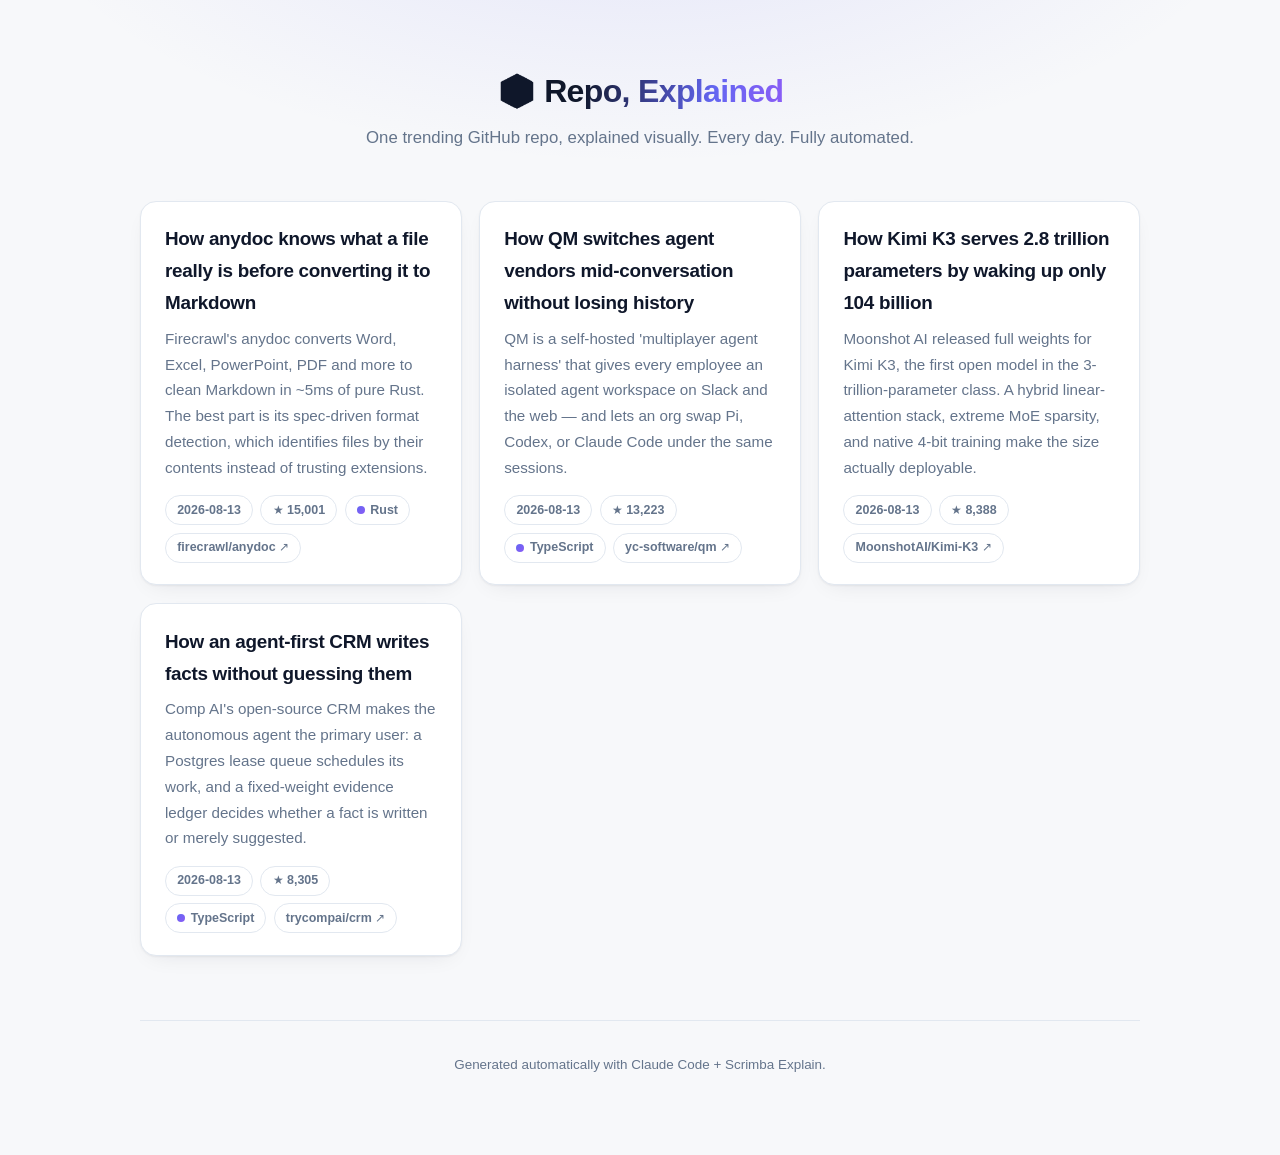
<file: docs/index.html>
<!doctype html>
<html lang="en">
<head>
<meta charset="utf-8">
<meta name="viewport" content="width=device-width, initial-scale=1">
<title>Repo, Explained</title>
<meta name="description" content="One trending GitHub repo, explained visually. Every day. Fully automated.">
<meta property="og:title" content="Repo, Explained">
<meta property="og:description" content="One trending GitHub repo, explained visually. Every day. Fully automated.">
<meta property="og:url" content="https://ibrhmvk.github.io/trending-explained/">
<meta property="og:site_name" content="Repo, Explained">
<meta property="og:type" content="website">
<meta name="twitter:card" content="summary">
<link rel="alternate" type="application/rss+xml" title="Repo, Explained" href="feed.xml">
<link rel="stylesheet" href="style.css?v=6ebbf9d7">
<link rel="icon" href="data:image/svg+xml,<svg xmlns=%22http://www.w3.org/2000/svg%22 viewBox=%220 0 100 100%22><text y=%22.9em%22 font-size=%2290%22>📦</text></svg>">
</head>
<body class="home">
<header>
  <a class="brand" href="index.html">📦 Repo, Explained</a>
  <p class="tagline">One trending GitHub repo, explained visually. Every day. Fully automated.</p>
</header>
<main>
<div class="cards">
<article class="card">
  <h2><a href="p/2026-08-13-anydoc.html">How anydoc knows what a file really is before converting it to Markdown</a></h2>
  <p class="summary">Firecrawl&#x27;s anydoc converts Word, Excel, PowerPoint, PDF and more to clean Markdown in ~5ms of pure Rust. The best part is its spec-driven format detection, which identifies files by their contents instead of trusting extensions.</p>
  <div class="pills"><span class="pill">2026-08-13</span><span class="pill">★ 15,001</span><span class="pill"><span class="dot"></span>Rust</span><a class="pill" href="https://github.com/firecrawl/anydoc" target="_blank" rel="noopener">firecrawl/anydoc ↗</a></div>
</article>
<article class="card">
  <h2><a href="p/2026-08-13-qm.html">How QM switches agent vendors mid-conversation without losing history</a></h2>
  <p class="summary">QM is a self-hosted &#x27;multiplayer agent harness&#x27; that gives every employee an isolated agent workspace on Slack and the web — and lets an org swap Pi, Codex, or Claude Code under the same sessions.</p>
  <div class="pills"><span class="pill">2026-08-13</span><span class="pill">★ 13,223</span><span class="pill"><span class="dot"></span>TypeScript</span><a class="pill" href="https://github.com/yc-software/qm" target="_blank" rel="noopener">yc-software/qm ↗</a></div>
</article>
<article class="card">
  <h2><a href="p/2026-08-13-kimi-k3.html">How Kimi K3 serves 2.8 trillion parameters by waking up only 104 billion</a></h2>
  <p class="summary">Moonshot AI released full weights for Kimi K3, the first open model in the 3-trillion-parameter class. A hybrid linear-attention stack, extreme MoE sparsity, and native 4-bit training make the size actually deployable.</p>
  <div class="pills"><span class="pill">2026-08-13</span><span class="pill">★ 8,388</span><a class="pill" href="https://github.com/MoonshotAI/Kimi-K3" target="_blank" rel="noopener">MoonshotAI/Kimi-K3 ↗</a></div>
</article>
<article class="card">
  <h2><a href="p/2026-08-13-crm.html">How an agent-first CRM writes facts without guessing them</a></h2>
  <p class="summary">Comp AI&#x27;s open-source CRM makes the autonomous agent the primary user: a Postgres lease queue schedules its work, and a fixed-weight evidence ledger decides whether a fact is written or merely suggested.</p>
  <div class="pills"><span class="pill">2026-08-13</span><span class="pill">★ 8,305</span><span class="pill"><span class="dot"></span>TypeScript</span><a class="pill" href="https://github.com/trycompai/crm" target="_blank" rel="noopener">trycompai/crm ↗</a></div>
</article>
</div>
</main>
<footer>
  <!-- AD SLOT: paste your EthicalAds / Carbon snippet here -->
  <p>Generated automatically with Claude Code + Scrimba Explain.</p>
</footer>
</body>
</html>
</file>
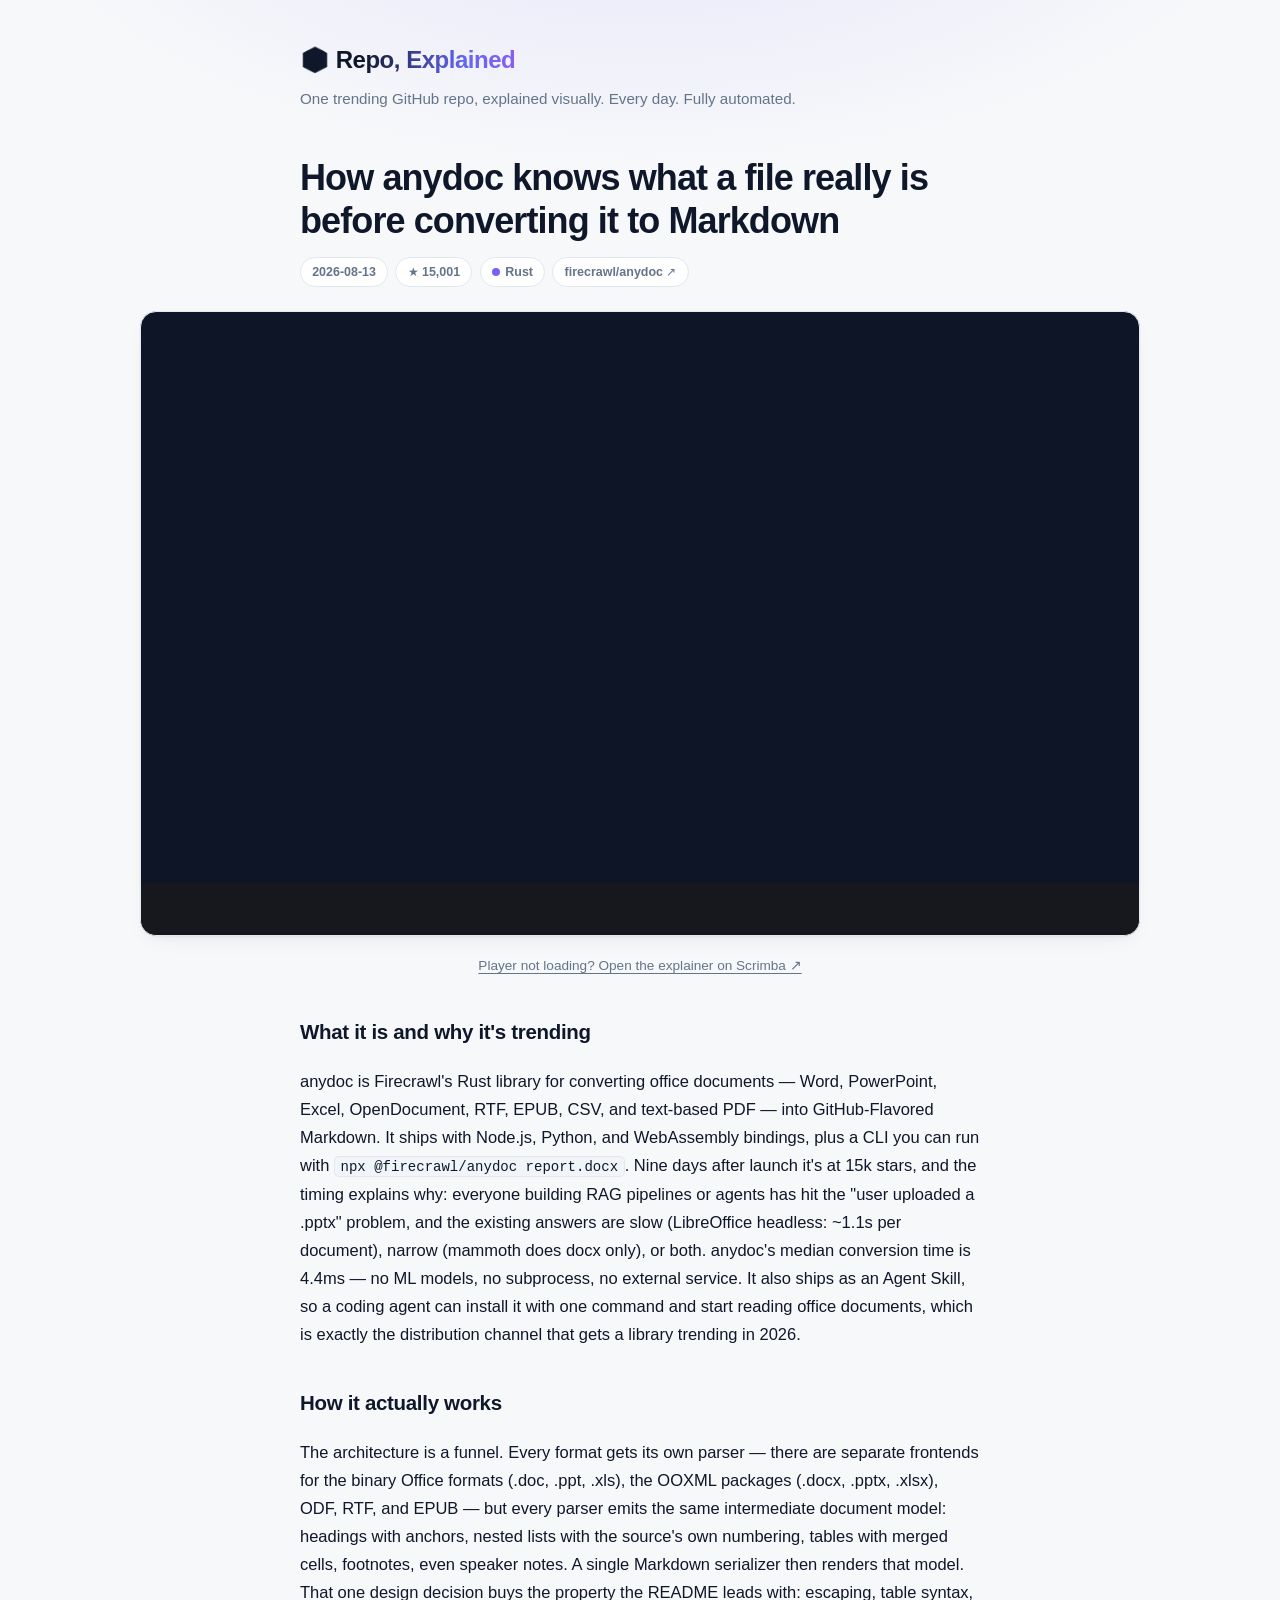
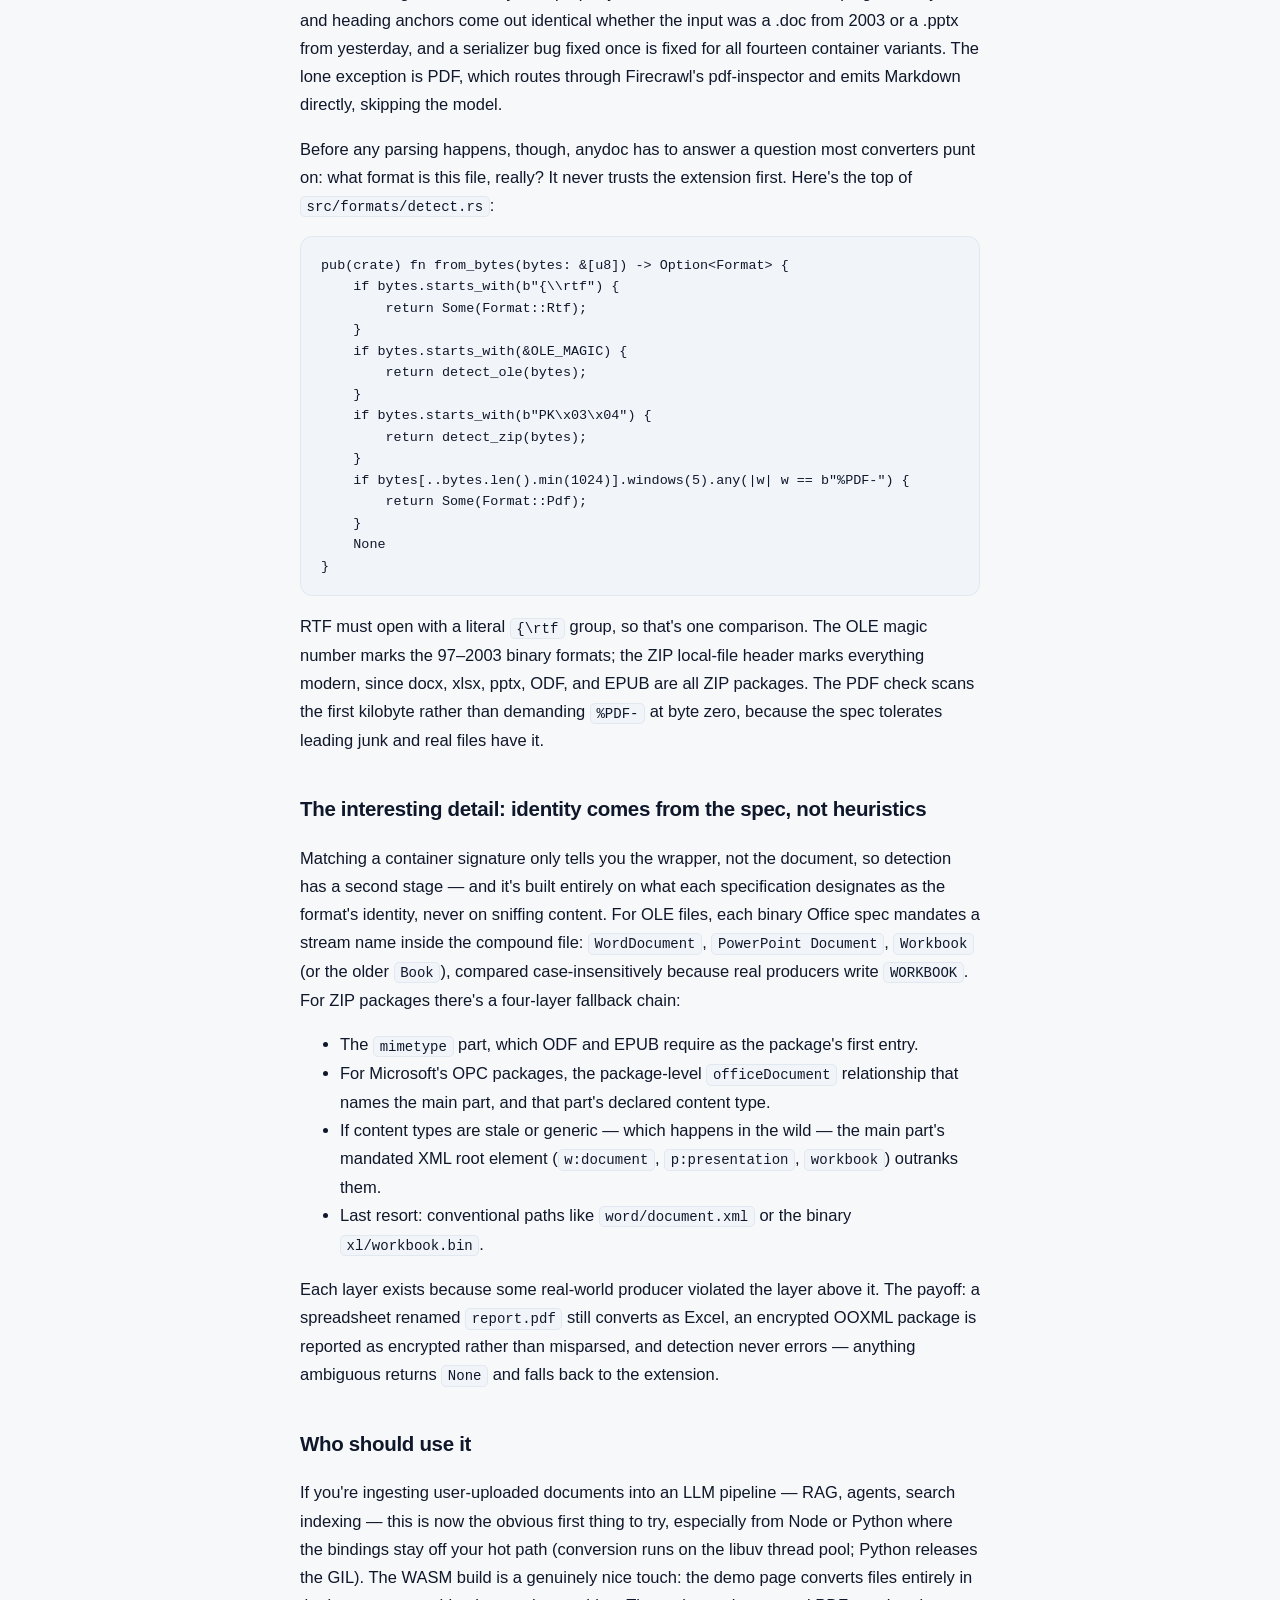
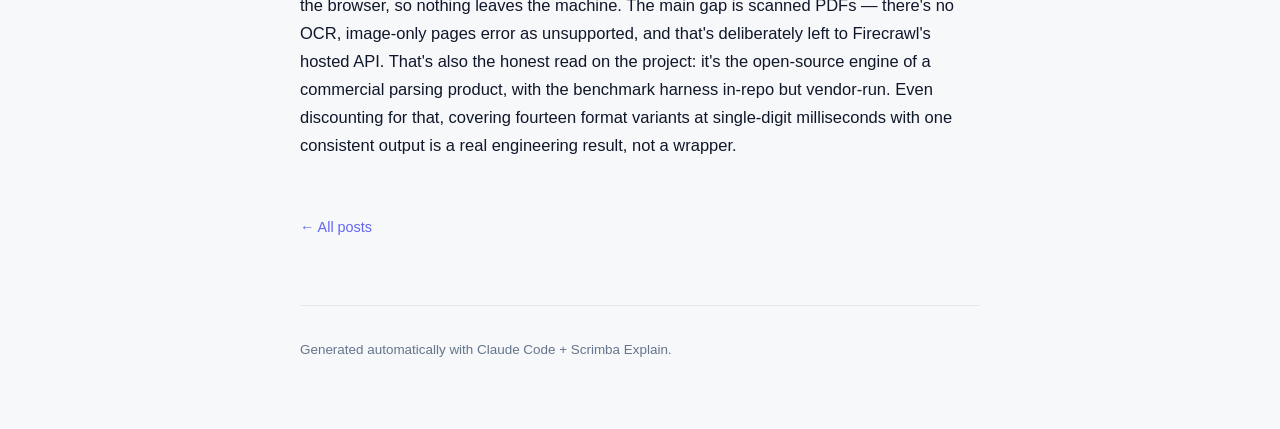
<file: docs/p/2026-08-13-anydoc.html>
<!doctype html>
<html lang="en">
<head>
<meta charset="utf-8">
<meta name="viewport" content="width=device-width, initial-scale=1">
<title>How anydoc knows what a file really is before converting it to Markdown — Repo, Explained</title>
<meta name="description" content="Firecrawl's anydoc converts Word, Excel, PowerPoint, PDF and more to clean Markdown in ~5ms of pure Rust. The best part is its spec-driven format dete">
<meta property="og:title" content="How anydoc knows what a file really is before converting it to Markdown">
<meta property="og:description" content="Firecrawl&#x27;s anydoc converts Word, Excel, PowerPoint, PDF and more to clean Markdown in ~5ms of pure Rust. The best part is its spec-driven format detection, which identifies files by their contents instead of trusting extensions.">
<meta property="og:url" content="https://ibrhmvk.github.io/trending-explained/p/2026-08-13-anydoc.html">
<meta property="og:site_name" content="Repo, Explained">
<meta property="og:type" content="article">
<meta name="twitter:card" content="summary">
<meta property="article:published_time" content="2026-08-13">
<script type="application/ld+json">{"@context": "https://schema.org", "@type": "TechArticle", "headline": "How anydoc knows what a file really is before converting it to Markdown", "description": "Firecrawl's anydoc converts Word, Excel, PowerPoint, PDF and more to clean Markdown in ~5ms of pure Rust. The best part is its spec-driven format detection, which identifies files by their contents instead of trusting extensions.", "datePublished": "2026-08-13", "url": "https://ibrhmvk.github.io/trending-explained/p/2026-08-13-anydoc.html", "about": "firecrawl/anydoc", "publisher": {"@type": "Organization", "name": "Repo, Explained"}}</script>
<link rel="alternate" type="application/rss+xml" title="Repo, Explained" href="../feed.xml">
<link rel="stylesheet" href="../style.css?v=6ebbf9d7">
<link rel="icon" href="data:image/svg+xml,<svg xmlns=%22http://www.w3.org/2000/svg%22 viewBox=%220 0 100 100%22><text y=%22.9em%22 font-size=%2290%22>📦</text></svg>">
</head>
<body class="">
<header>
  <a class="brand" href="../index.html">📦 Repo, Explained</a>
  <p class="tagline">One trending GitHub repo, explained visually. Every day. Fully automated.</p>
</header>
<main>
<article>
<h1>How anydoc knows what a file really is before converting it to Markdown</h1>
<div class="pills"><span class="pill">2026-08-13</span><span class="pill">★ 15,001</span><span class="pill"><span class="dot"></span>Rust</span><a class="pill" href="https://github.com/firecrawl/anydoc" target="_blank" rel="noopener">firecrawl/anydoc ↗</a></div>
<div class="explainer-embed">
  <iframe src="https://scrimba.com/explain/guide03514dm0p" loading="lazy" allowfullscreen
          title="Interactive explainer for firecrawl/anydoc"></iframe>
  <div class="controls-cover" aria-hidden="true"></div>
</div>
<p class="explainer-fallback"><a href="https://scrimba.com/explain/guide03514dm0p" target="_blank" rel="noopener">Player not loading? Open the explainer on Scrimba ↗</a></p>
<h2>What it is and why it's trending</h2>
<p>anydoc is Firecrawl's Rust library for converting office documents — Word, PowerPoint, Excel, OpenDocument, RTF, EPUB, CSV, and text-based PDF — into GitHub-Flavored Markdown. It ships with Node.js, Python, and WebAssembly bindings, plus a CLI you can run with <code>npx @firecrawl/anydoc report.docx</code>. Nine days after launch it's at 15k stars, and the timing explains why: everyone building RAG pipelines or agents has hit the "user uploaded a .pptx" problem, and the existing answers are slow (LibreOffice headless: ~1.1s per document), narrow (mammoth does docx only), or both. anydoc's median conversion time is 4.4ms — no ML models, no subprocess, no external service. It also ships as an Agent Skill, so a coding agent can install it with one command and start reading office documents, which is exactly the distribution channel that gets a library trending in 2026.</p>
<h2>How it actually works</h2>
<p>The architecture is a funnel. Every format gets its own parser — there are separate frontends for the binary Office formats (.doc, .ppt, .xls), the OOXML packages (.docx, .pptx, .xlsx), ODF, RTF, and EPUB — but every parser emits the same intermediate document model: headings with anchors, nested lists with the source's own numbering, tables with merged cells, footnotes, even speaker notes. A single Markdown serializer then renders that model. That one design decision buys the property the README leads with: escaping, table syntax, and heading anchors come out identical whether the input was a .doc from 2003 or a .pptx from yesterday, and a serializer bug fixed once is fixed for all fourteen container variants. The lone exception is PDF, which routes through Firecrawl's pdf-inspector and emits Markdown directly, skipping the model.</p>
<p>Before any parsing happens, though, anydoc has to answer a question most converters punt on: what format is this file, really? It never trusts the extension first. Here's the top of <code>src/formats/detect.rs</code>:</p>
<pre><code>pub(crate) fn from_bytes(bytes: &amp;[u8]) -&gt; Option&lt;Format&gt; {
    if bytes.starts_with(b"{\\rtf") {
        return Some(Format::Rtf);
    }
    if bytes.starts_with(&amp;OLE_MAGIC) {
        return detect_ole(bytes);
    }
    if bytes.starts_with(b"PK\x03\x04") {
        return detect_zip(bytes);
    }
    if bytes[..bytes.len().min(1024)].windows(5).any(|w| w == b"%PDF-") {
        return Some(Format::Pdf);
    }
    None
}</code></pre>
<p>RTF must open with a literal <code>{\rtf</code> group, so that's one comparison. The OLE magic number marks the 97–2003 binary formats; the ZIP local-file header marks everything modern, since docx, xlsx, pptx, ODF, and EPUB are all ZIP packages. The PDF check scans the first kilobyte rather than demanding <code>%PDF-</code> at byte zero, because the spec tolerates leading junk and real files have it.</p>
<h2>The interesting detail: identity comes from the spec, not heuristics</h2>
<p>Matching a container signature only tells you the wrapper, not the document, so detection has a second stage — and it's built entirely on what each specification designates as the format's identity, never on sniffing content. For OLE files, each binary Office spec mandates a stream name inside the compound file: <code>WordDocument</code>, <code>PowerPoint Document</code>, <code>Workbook</code> (or the older <code>Book</code>), compared case-insensitively because real producers write <code>WORKBOOK</code>. For ZIP packages there's a four-layer fallback chain:</p>
<ul>
<li>The <code>mimetype</code> part, which ODF and EPUB require as the package's first entry.</li>
<li>For Microsoft's OPC packages, the package-level <code>officeDocument</code> relationship that names the main part, and that part's declared content type.</li>
<li>If content types are stale or generic — which happens in the wild — the main part's mandated XML root element (<code>w:document</code>, <code>p:presentation</code>, <code>workbook</code>) outranks them.</li>
<li>Last resort: conventional paths like <code>word/document.xml</code> or the binary <code>xl/workbook.bin</code>.</li>
</ul>
<p>Each layer exists because some real-world producer violated the layer above it. The payoff: a spreadsheet renamed <code>report.pdf</code> still converts as Excel, an encrypted OOXML package is reported as encrypted rather than misparsed, and detection never errors — anything ambiguous returns <code>None</code> and falls back to the extension.</p>
<h2>Who should use it</h2>
<p>If you're ingesting user-uploaded documents into an LLM pipeline — RAG, agents, search indexing — this is now the obvious first thing to try, especially from Node or Python where the bindings stay off your hot path (conversion runs on the libuv thread pool; Python releases the GIL). The WASM build is a genuinely nice touch: the demo page converts files entirely in the browser, so nothing leaves the machine. The main gap is scanned PDFs — there's no OCR, image-only pages error as unsupported, and that's deliberately left to Firecrawl's hosted API. That's also the honest read on the project: it's the open-source engine of a commercial parsing product, with the benchmark harness in-repo but vendor-run. Even discounting for that, covering fourteen format variants at single-digit milliseconds with one consistent output is a real engineering result, not a wrapper.</p>
</article>
<a class="back" href="../index.html">← All posts</a>
</main>
<footer>
  <!-- AD SLOT: paste your EthicalAds / Carbon snippet here -->
  <p>Generated automatically with Claude Code + Scrimba Explain.</p>
</footer>
</body>
</html>
</file>
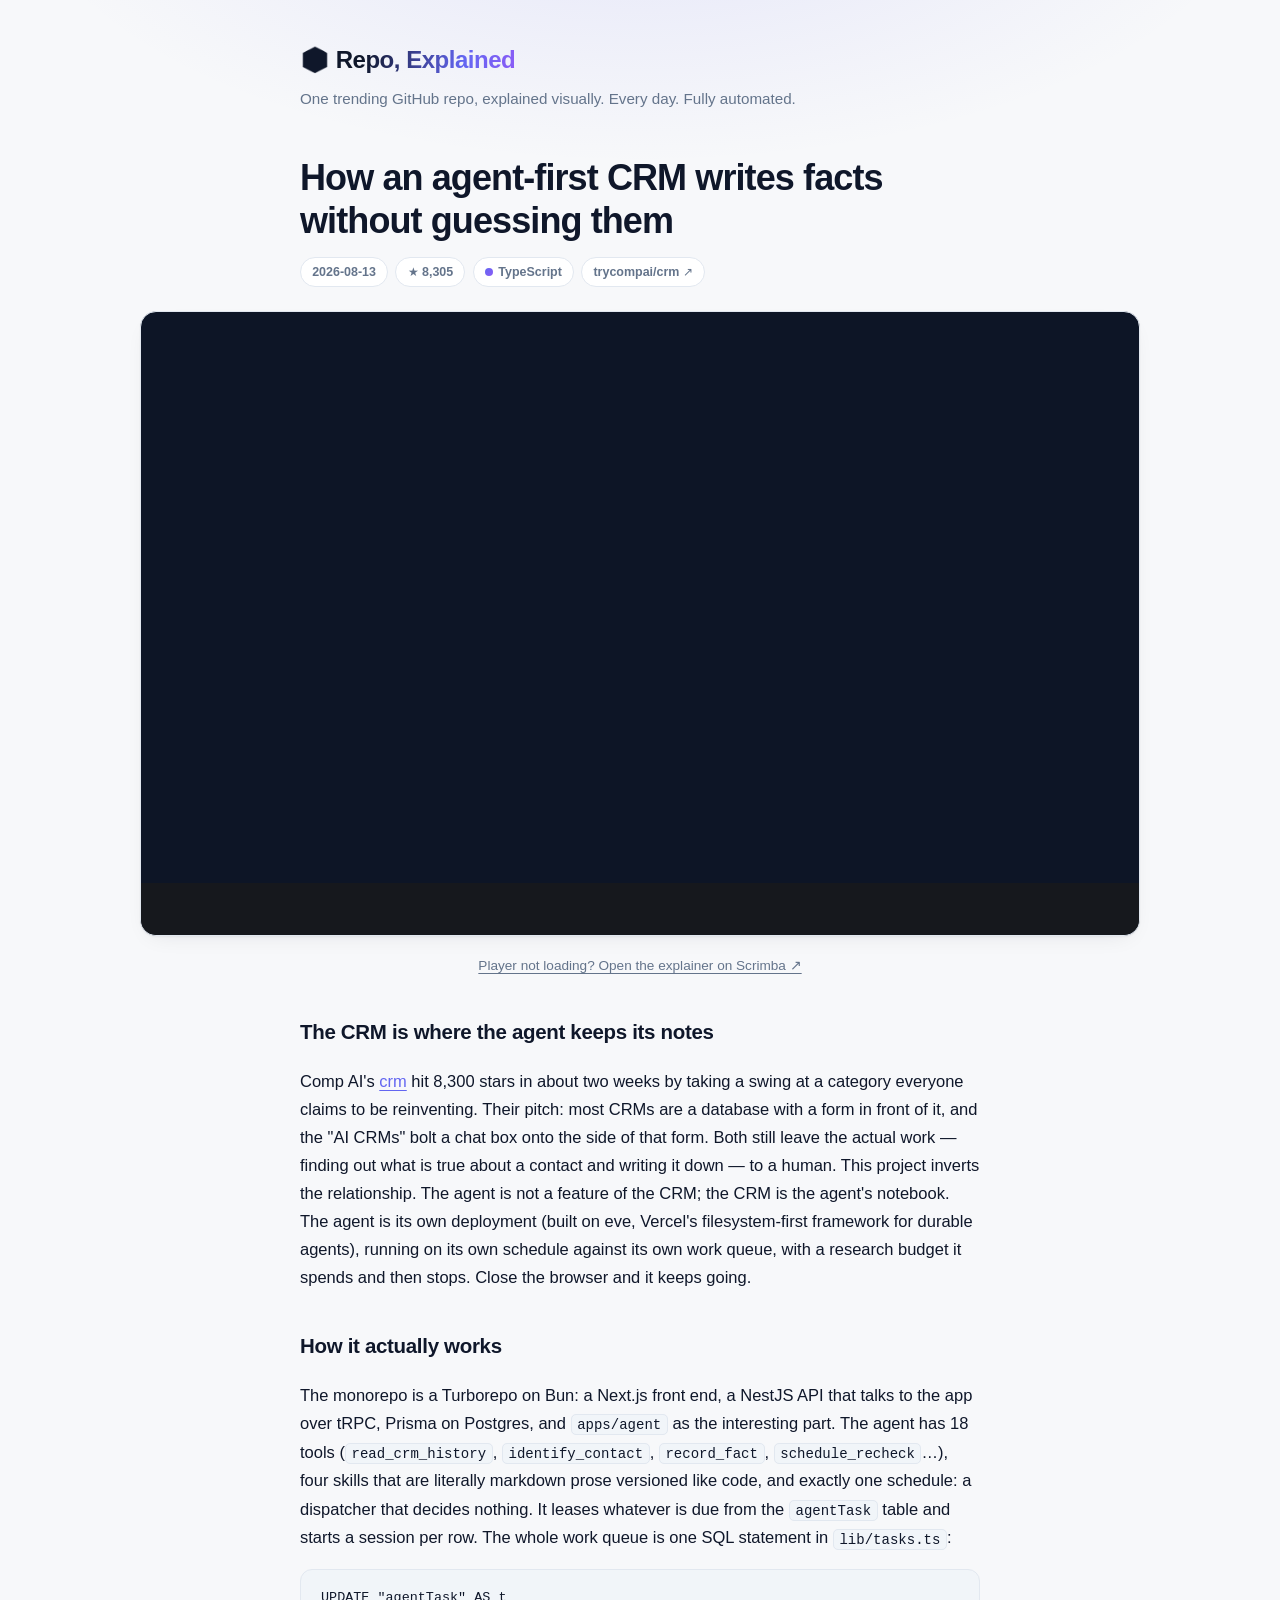
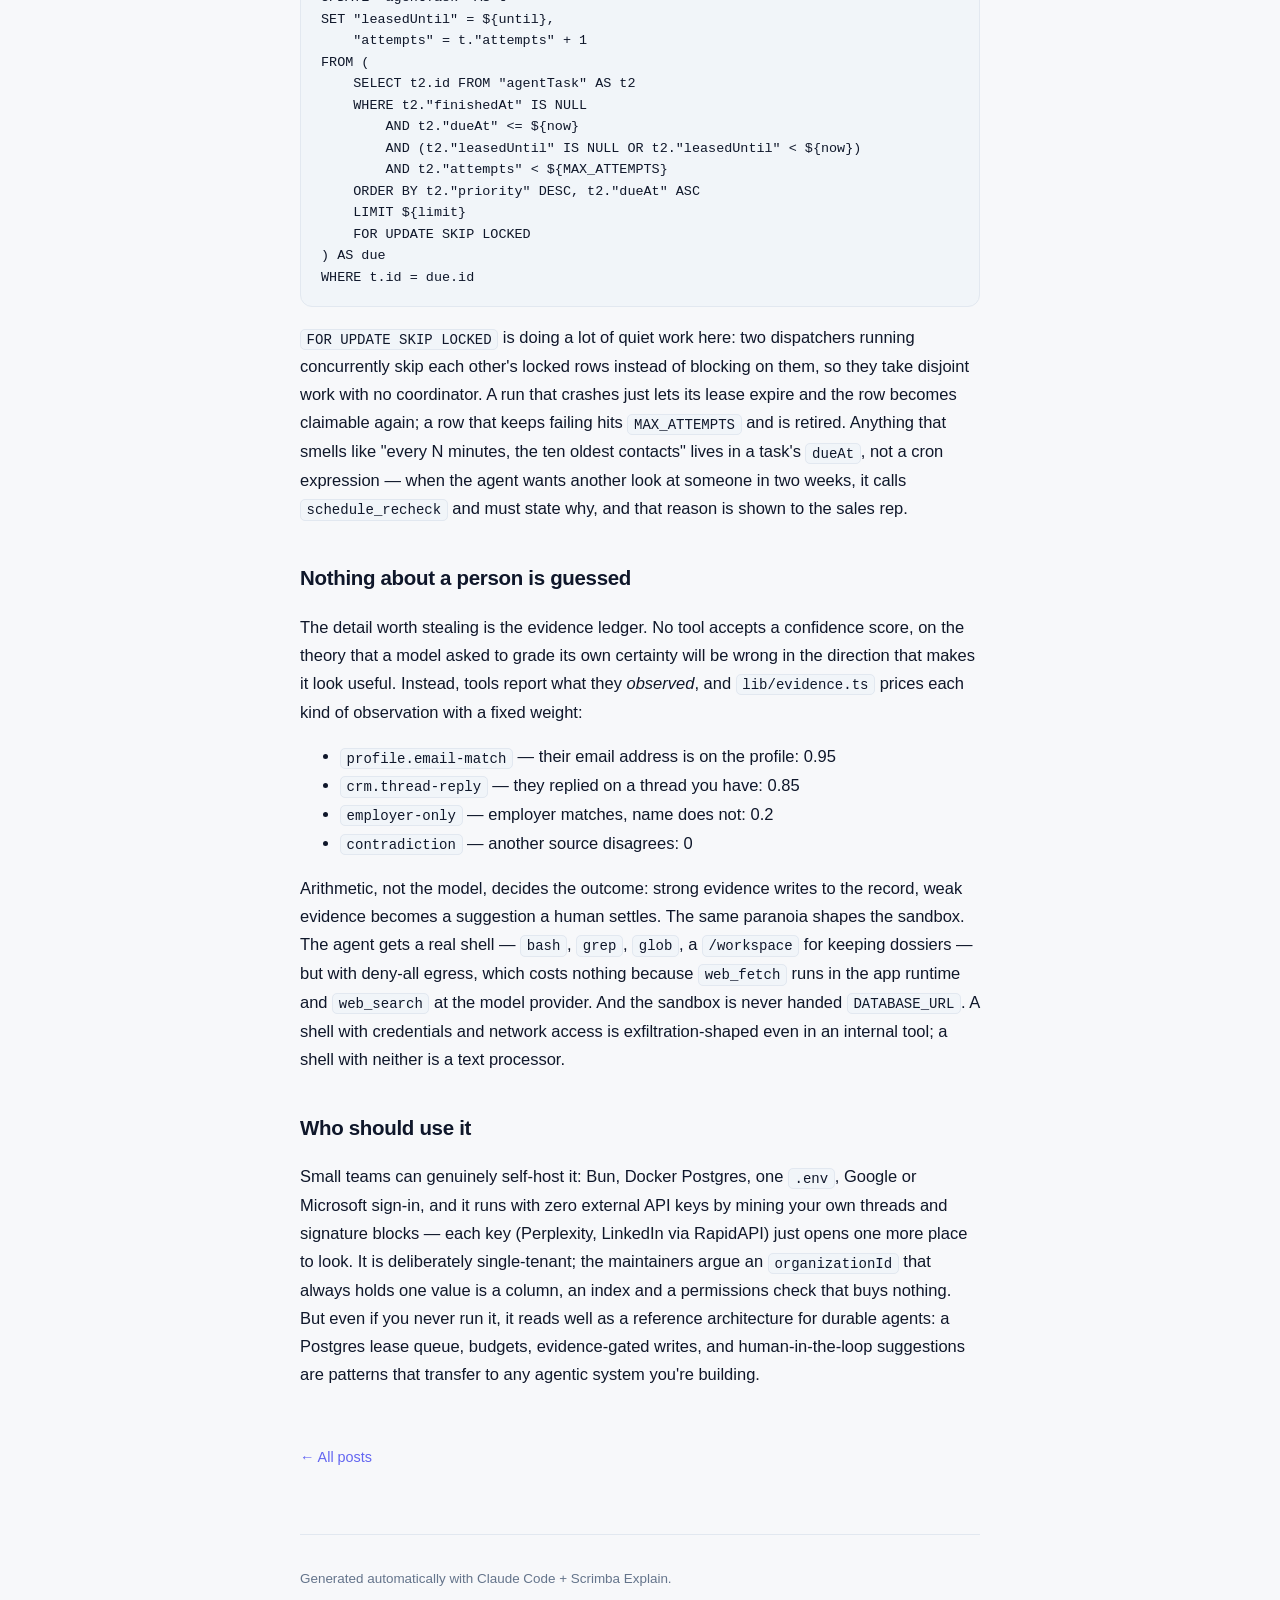
<file: docs/p/2026-08-13-crm.html>
<!doctype html>
<html lang="en">
<head>
<meta charset="utf-8">
<meta name="viewport" content="width=device-width, initial-scale=1">
<title>How an agent-first CRM writes facts without guessing them — Repo, Explained</title>
<meta name="description" content="Comp AI's open-source CRM makes the autonomous agent the primary user: a Postgres lease queue schedules its work, and a fixed-weight evidence ledger d">
<meta property="og:title" content="How an agent-first CRM writes facts without guessing them">
<meta property="og:description" content="Comp AI&#x27;s open-source CRM makes the autonomous agent the primary user: a Postgres lease queue schedules its work, and a fixed-weight evidence ledger decides whether a fact is written or merely suggested.">
<meta property="og:url" content="https://ibrhmvk.github.io/trending-explained/p/2026-08-13-crm.html">
<meta property="og:site_name" content="Repo, Explained">
<meta property="og:type" content="article">
<meta name="twitter:card" content="summary">
<meta property="article:published_time" content="2026-08-13">
<script type="application/ld+json">{"@context": "https://schema.org", "@type": "TechArticle", "headline": "How an agent-first CRM writes facts without guessing them", "description": "Comp AI's open-source CRM makes the autonomous agent the primary user: a Postgres lease queue schedules its work, and a fixed-weight evidence ledger decides whether a fact is written or merely suggested.", "datePublished": "2026-08-13", "url": "https://ibrhmvk.github.io/trending-explained/p/2026-08-13-crm.html", "about": "trycompai/crm", "publisher": {"@type": "Organization", "name": "Repo, Explained"}}</script>
<link rel="alternate" type="application/rss+xml" title="Repo, Explained" href="../feed.xml">
<link rel="stylesheet" href="../style.css?v=6ebbf9d7">
<link rel="icon" href="data:image/svg+xml,<svg xmlns=%22http://www.w3.org/2000/svg%22 viewBox=%220 0 100 100%22><text y=%22.9em%22 font-size=%2290%22>📦</text></svg>">
</head>
<body class="">
<header>
  <a class="brand" href="../index.html">📦 Repo, Explained</a>
  <p class="tagline">One trending GitHub repo, explained visually. Every day. Fully automated.</p>
</header>
<main>
<article>
<h1>How an agent-first CRM writes facts without guessing them</h1>
<div class="pills"><span class="pill">2026-08-13</span><span class="pill">★ 8,305</span><span class="pill"><span class="dot"></span>TypeScript</span><a class="pill" href="https://github.com/trycompai/crm" target="_blank" rel="noopener">trycompai/crm ↗</a></div>
<div class="explainer-embed">
  <iframe src="https://scrimba.com/explain/guide0hn47066o" loading="lazy" allowfullscreen
          title="Interactive explainer for trycompai/crm"></iframe>
  <div class="controls-cover" aria-hidden="true"></div>
</div>
<p class="explainer-fallback"><a href="https://scrimba.com/explain/guide0hn47066o" target="_blank" rel="noopener">Player not loading? Open the explainer on Scrimba ↗</a></p>
<h2>The CRM is where the agent keeps its notes</h2>
<p>Comp AI's <a href="https://github.com/trycompai/crm">crm</a> hit 8,300 stars in about two weeks by taking a swing at a category everyone claims to be reinventing. Their pitch: most CRMs are a database with a form in front of it, and the "AI CRMs" bolt a chat box onto the side of that form. Both still leave the actual work &mdash; finding out what is true about a contact and writing it down &mdash; to a human. This project inverts the relationship. The agent is not a feature of the CRM; the CRM is the agent's notebook. The agent is its own deployment (built on eve, Vercel's filesystem-first framework for durable agents), running on its own schedule against its own work queue, with a research budget it spends and then stops. Close the browser and it keeps going.</p>
<h2>How it actually works</h2>
<p>The monorepo is a Turborepo on Bun: a Next.js front end, a NestJS API that talks to the app over tRPC, Prisma on Postgres, and <code>apps/agent</code> as the interesting part. The agent has 18 tools (<code>read_crm_history</code>, <code>identify_contact</code>, <code>record_fact</code>, <code>schedule_recheck</code>&hellip;), four skills that are literally markdown prose versioned like code, and exactly one schedule: a dispatcher that decides nothing. It leases whatever is due from the <code>agentTask</code> table and starts a session per row. The whole work queue is one SQL statement in <code>lib/tasks.ts</code>:</p>
<pre><code>UPDATE "agentTask" AS t
SET "leasedUntil" = ${until},
    "attempts" = t."attempts" + 1
FROM (
    SELECT t2.id FROM "agentTask" AS t2
    WHERE t2."finishedAt" IS NULL
        AND t2."dueAt" &lt;= ${now}
        AND (t2."leasedUntil" IS NULL OR t2."leasedUntil" &lt; ${now})
        AND t2."attempts" &lt; ${MAX_ATTEMPTS}
    ORDER BY t2."priority" DESC, t2."dueAt" ASC
    LIMIT ${limit}
    FOR UPDATE SKIP LOCKED
) AS due
WHERE t.id = due.id</code></pre>
<p><code>FOR UPDATE SKIP LOCKED</code> is doing a lot of quiet work here: two dispatchers running concurrently skip each other's locked rows instead of blocking on them, so they take disjoint work with no coordinator. A run that crashes just lets its lease expire and the row becomes claimable again; a row that keeps failing hits <code>MAX_ATTEMPTS</code> and is retired. Anything that smells like "every N minutes, the ten oldest contacts" lives in a task's <code>dueAt</code>, not a cron expression &mdash; when the agent wants another look at someone in two weeks, it calls <code>schedule_recheck</code> and must state why, and that reason is shown to the sales rep.</p>
<h2>Nothing about a person is guessed</h2>
<p>The detail worth stealing is the evidence ledger. No tool accepts a confidence score, on the theory that a model asked to grade its own certainty will be wrong in the direction that makes it look useful. Instead, tools report what they <em>observed</em>, and <code>lib/evidence.ts</code> prices each kind of observation with a fixed weight:</p>
<ul>
<li><code>profile.email-match</code> &mdash; their email address is on the profile: 0.95</li>
<li><code>crm.thread-reply</code> &mdash; they replied on a thread you have: 0.85</li>
<li><code>employer-only</code> &mdash; employer matches, name does not: 0.2</li>
<li><code>contradiction</code> &mdash; another source disagrees: 0</li>
</ul>
<p>Arithmetic, not the model, decides the outcome: strong evidence writes to the record, weak evidence becomes a suggestion a human settles. The same paranoia shapes the sandbox. The agent gets a real shell &mdash; <code>bash</code>, <code>grep</code>, <code>glob</code>, a <code>/workspace</code> for keeping dossiers &mdash; but with deny-all egress, which costs nothing because <code>web_fetch</code> runs in the app runtime and <code>web_search</code> at the model provider. And the sandbox is never handed <code>DATABASE_URL</code>. A shell with credentials and network access is exfiltration-shaped even in an internal tool; a shell with neither is a text processor.</p>
<h2>Who should use it</h2>
<p>Small teams can genuinely self-host it: Bun, Docker Postgres, one <code>.env</code>, Google or Microsoft sign-in, and it runs with zero external API keys by mining your own threads and signature blocks &mdash; each key (Perplexity, LinkedIn via RapidAPI) just opens one more place to look. It is deliberately single-tenant; the maintainers argue an <code>organizationId</code> that always holds one value is a column, an index and a permissions check that buys nothing. But even if you never run it, it reads well as a reference architecture for durable agents: a Postgres lease queue, budgets, evidence-gated writes, and human-in-the-loop suggestions are patterns that transfer to any agentic system you're building.</p>
</article>
<a class="back" href="../index.html">← All posts</a>
</main>
<footer>
  <!-- AD SLOT: paste your EthicalAds / Carbon snippet here -->
  <p>Generated automatically with Claude Code + Scrimba Explain.</p>
</footer>
</body>
</html>
</file>
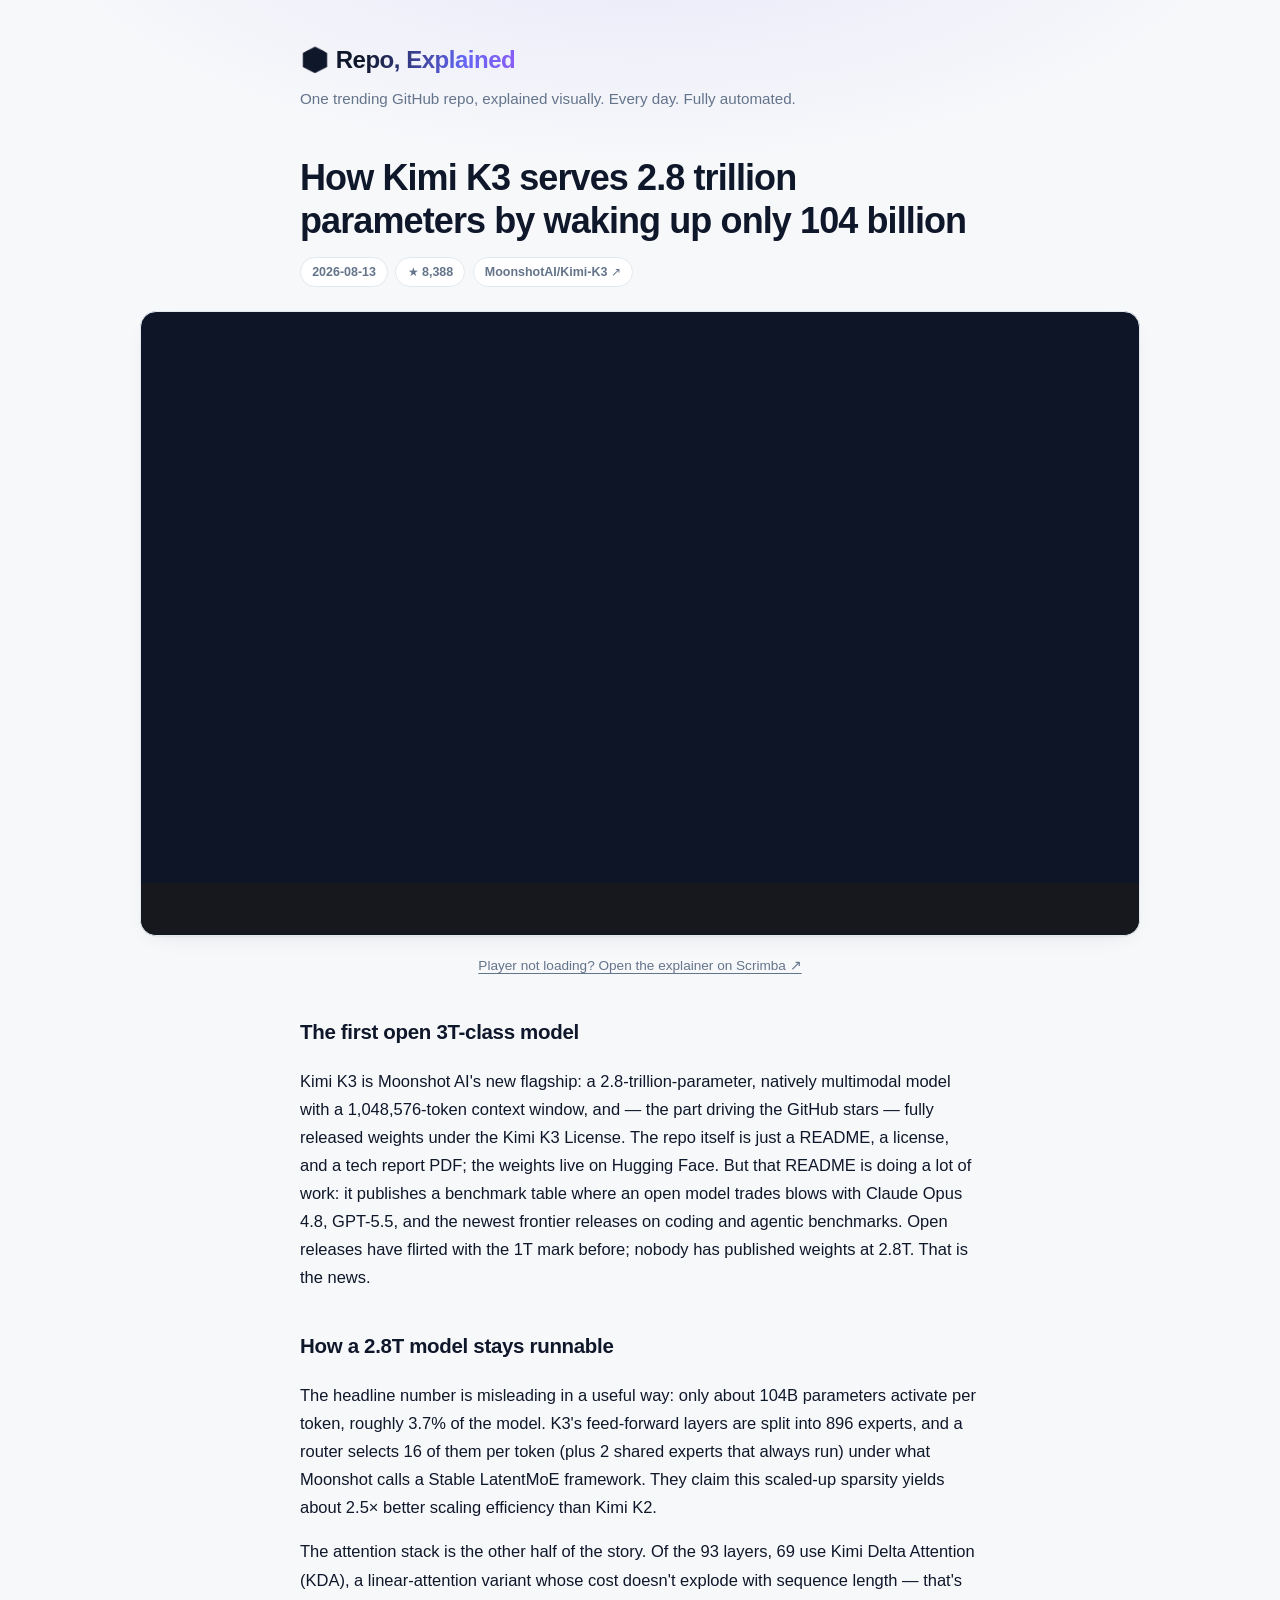
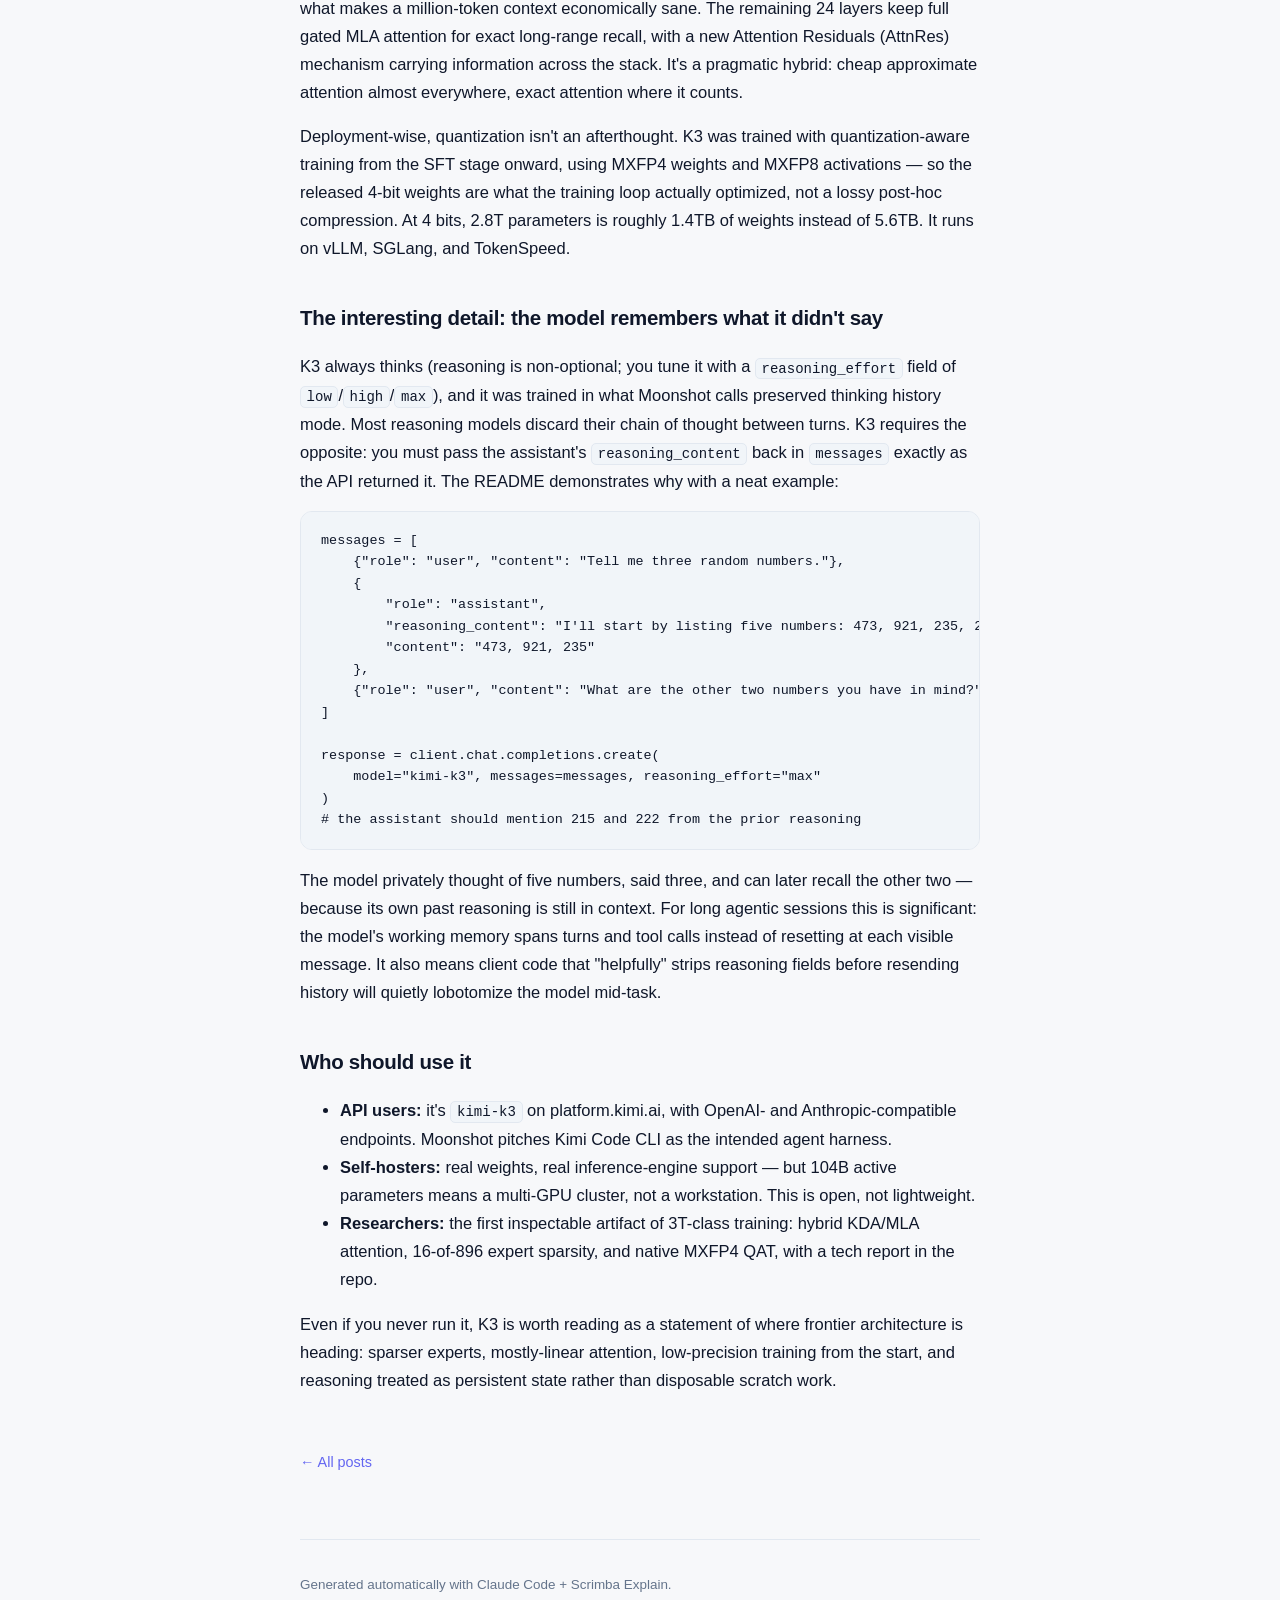
<file: docs/p/2026-08-13-kimi-k3.html>
<!doctype html>
<html lang="en">
<head>
<meta charset="utf-8">
<meta name="viewport" content="width=device-width, initial-scale=1">
<title>How Kimi K3 serves 2.8 trillion parameters by waking up only 104 billion — Repo, Explained</title>
<meta name="description" content="Moonshot AI released full weights for Kimi K3, the first open model in the 3-trillion-parameter class. A hybrid linear-attention stack, extreme MoE sp">
<meta property="og:title" content="How Kimi K3 serves 2.8 trillion parameters by waking up only 104 billion">
<meta property="og:description" content="Moonshot AI released full weights for Kimi K3, the first open model in the 3-trillion-parameter class. A hybrid linear-attention stack, extreme MoE sparsity, and native 4-bit training make the size actually deployable.">
<meta property="og:url" content="https://ibrhmvk.github.io/trending-explained/p/2026-08-13-kimi-k3.html">
<meta property="og:site_name" content="Repo, Explained">
<meta property="og:type" content="article">
<meta name="twitter:card" content="summary">
<meta property="article:published_time" content="2026-08-13">
<script type="application/ld+json">{"@context": "https://schema.org", "@type": "TechArticle", "headline": "How Kimi K3 serves 2.8 trillion parameters by waking up only 104 billion", "description": "Moonshot AI released full weights for Kimi K3, the first open model in the 3-trillion-parameter class. A hybrid linear-attention stack, extreme MoE sparsity, and native 4-bit training make the size actually deployable.", "datePublished": "2026-08-13", "url": "https://ibrhmvk.github.io/trending-explained/p/2026-08-13-kimi-k3.html", "about": "MoonshotAI/Kimi-K3", "publisher": {"@type": "Organization", "name": "Repo, Explained"}}</script>
<link rel="alternate" type="application/rss+xml" title="Repo, Explained" href="../feed.xml">
<link rel="stylesheet" href="../style.css?v=6ebbf9d7">
<link rel="icon" href="data:image/svg+xml,<svg xmlns=%22http://www.w3.org/2000/svg%22 viewBox=%220 0 100 100%22><text y=%22.9em%22 font-size=%2290%22>📦</text></svg>">
</head>
<body class="">
<header>
  <a class="brand" href="../index.html">📦 Repo, Explained</a>
  <p class="tagline">One trending GitHub repo, explained visually. Every day. Fully automated.</p>
</header>
<main>
<article>
<h1>How Kimi K3 serves 2.8 trillion parameters by waking up only 104 billion</h1>
<div class="pills"><span class="pill">2026-08-13</span><span class="pill">★ 8,388</span><a class="pill" href="https://github.com/MoonshotAI/Kimi-K3" target="_blank" rel="noopener">MoonshotAI/Kimi-K3 ↗</a></div>
<div class="explainer-embed">
  <iframe src="https://scrimba.com/explain/guide02n8u5ghv" loading="lazy" allowfullscreen
          title="Interactive explainer for MoonshotAI/Kimi-K3"></iframe>
  <div class="controls-cover" aria-hidden="true"></div>
</div>
<p class="explainer-fallback"><a href="https://scrimba.com/explain/guide02n8u5ghv" target="_blank" rel="noopener">Player not loading? Open the explainer on Scrimba ↗</a></p>
<h2>The first open 3T-class model</h2><p>Kimi K3 is Moonshot AI's new flagship: a 2.8-trillion-parameter, natively multimodal model with a 1,048,576-token context window, and — the part driving the GitHub stars — fully released weights under the Kimi K3 License. The repo itself is just a README, a license, and a tech report PDF; the weights live on Hugging Face. But that README is doing a lot of work: it publishes a benchmark table where an open model trades blows with Claude Opus 4.8, GPT-5.5, and the newest frontier releases on coding and agentic benchmarks. Open releases have flirted with the 1T mark before; nobody has published weights at 2.8T. That is the news.</p><h2>How a 2.8T model stays runnable</h2><p>The headline number is misleading in a useful way: only about 104B parameters activate per token, roughly 3.7% of the model. K3's feed-forward layers are split into 896 experts, and a router selects 16 of them per token (plus 2 shared experts that always run) under what Moonshot calls a Stable LatentMoE framework. They claim this scaled-up sparsity yields about 2.5&times; better scaling efficiency than Kimi K2.</p><p>The attention stack is the other half of the story. Of the 93 layers, 69 use Kimi Delta Attention (KDA), a linear-attention variant whose cost doesn't explode with sequence length — that's what makes a million-token context economically sane. The remaining 24 layers keep full gated MLA attention for exact long-range recall, with a new Attention Residuals (AttnRes) mechanism carrying information across the stack. It's a pragmatic hybrid: cheap approximate attention almost everywhere, exact attention where it counts.</p><p>Deployment-wise, quantization isn't an afterthought. K3 was trained with quantization-aware training from the SFT stage onward, using MXFP4 weights and MXFP8 activations — so the released 4-bit weights are what the training loop actually optimized, not a lossy post-hoc compression. At 4 bits, 2.8T parameters is roughly 1.4TB of weights instead of 5.6TB. It runs on vLLM, SGLang, and TokenSpeed.</p><h2>The interesting detail: the model remembers what it didn't say</h2><p>K3 always thinks (reasoning is non-optional; you tune it with a <code>reasoning_effort</code> field of <code>low</code>/<code>high</code>/<code>max</code>), and it was trained in what Moonshot calls preserved thinking history mode. Most reasoning models discard their chain of thought between turns. K3 requires the opposite: you must pass the assistant's <code>reasoning_content</code> back in <code>messages</code> exactly as the API returned it. The README demonstrates why with a neat example:</p><pre><code>messages = [
    {"role": "user", "content": "Tell me three random numbers."},
    {
        "role": "assistant",
        "reasoning_content": "I'll start by listing five numbers: 473, 921, 235, 215, 222, and I'll tell you the first three.",
        "content": "473, 921, 235"
    },
    {"role": "user", "content": "What are the other two numbers you have in mind?"}
]

response = client.chat.completions.create(
    model="kimi-k3", messages=messages, reasoning_effort="max"
)
# the assistant should mention 215 and 222 from the prior reasoning</code></pre><p>The model privately thought of five numbers, said three, and can later recall the other two — because its own past reasoning is still in context. For long agentic sessions this is significant: the model's working memory spans turns and tool calls instead of resetting at each visible message. It also means client code that "helpfully" strips reasoning fields before resending history will quietly lobotomize the model mid-task.</p><h2>Who should use it</h2><ul><li><strong>API users:</strong> it's <code>kimi-k3</code> on platform.kimi.ai, with OpenAI- and Anthropic-compatible endpoints. Moonshot pitches Kimi Code CLI as the intended agent harness.</li><li><strong>Self-hosters:</strong> real weights, real inference-engine support — but 104B active parameters means a multi-GPU cluster, not a workstation. This is open, not lightweight.</li><li><strong>Researchers:</strong> the first inspectable artifact of 3T-class training: hybrid KDA/MLA attention, 16-of-896 expert sparsity, and native MXFP4 QAT, with a tech report in the repo.</li></ul><p>Even if you never run it, K3 is worth reading as a statement of where frontier architecture is heading: sparser experts, mostly-linear attention, low-precision training from the start, and reasoning treated as persistent state rather than disposable scratch work.</p>
</article>
<a class="back" href="../index.html">← All posts</a>
</main>
<footer>
  <!-- AD SLOT: paste your EthicalAds / Carbon snippet here -->
  <p>Generated automatically with Claude Code + Scrimba Explain.</p>
</footer>
</body>
</html>
</file>
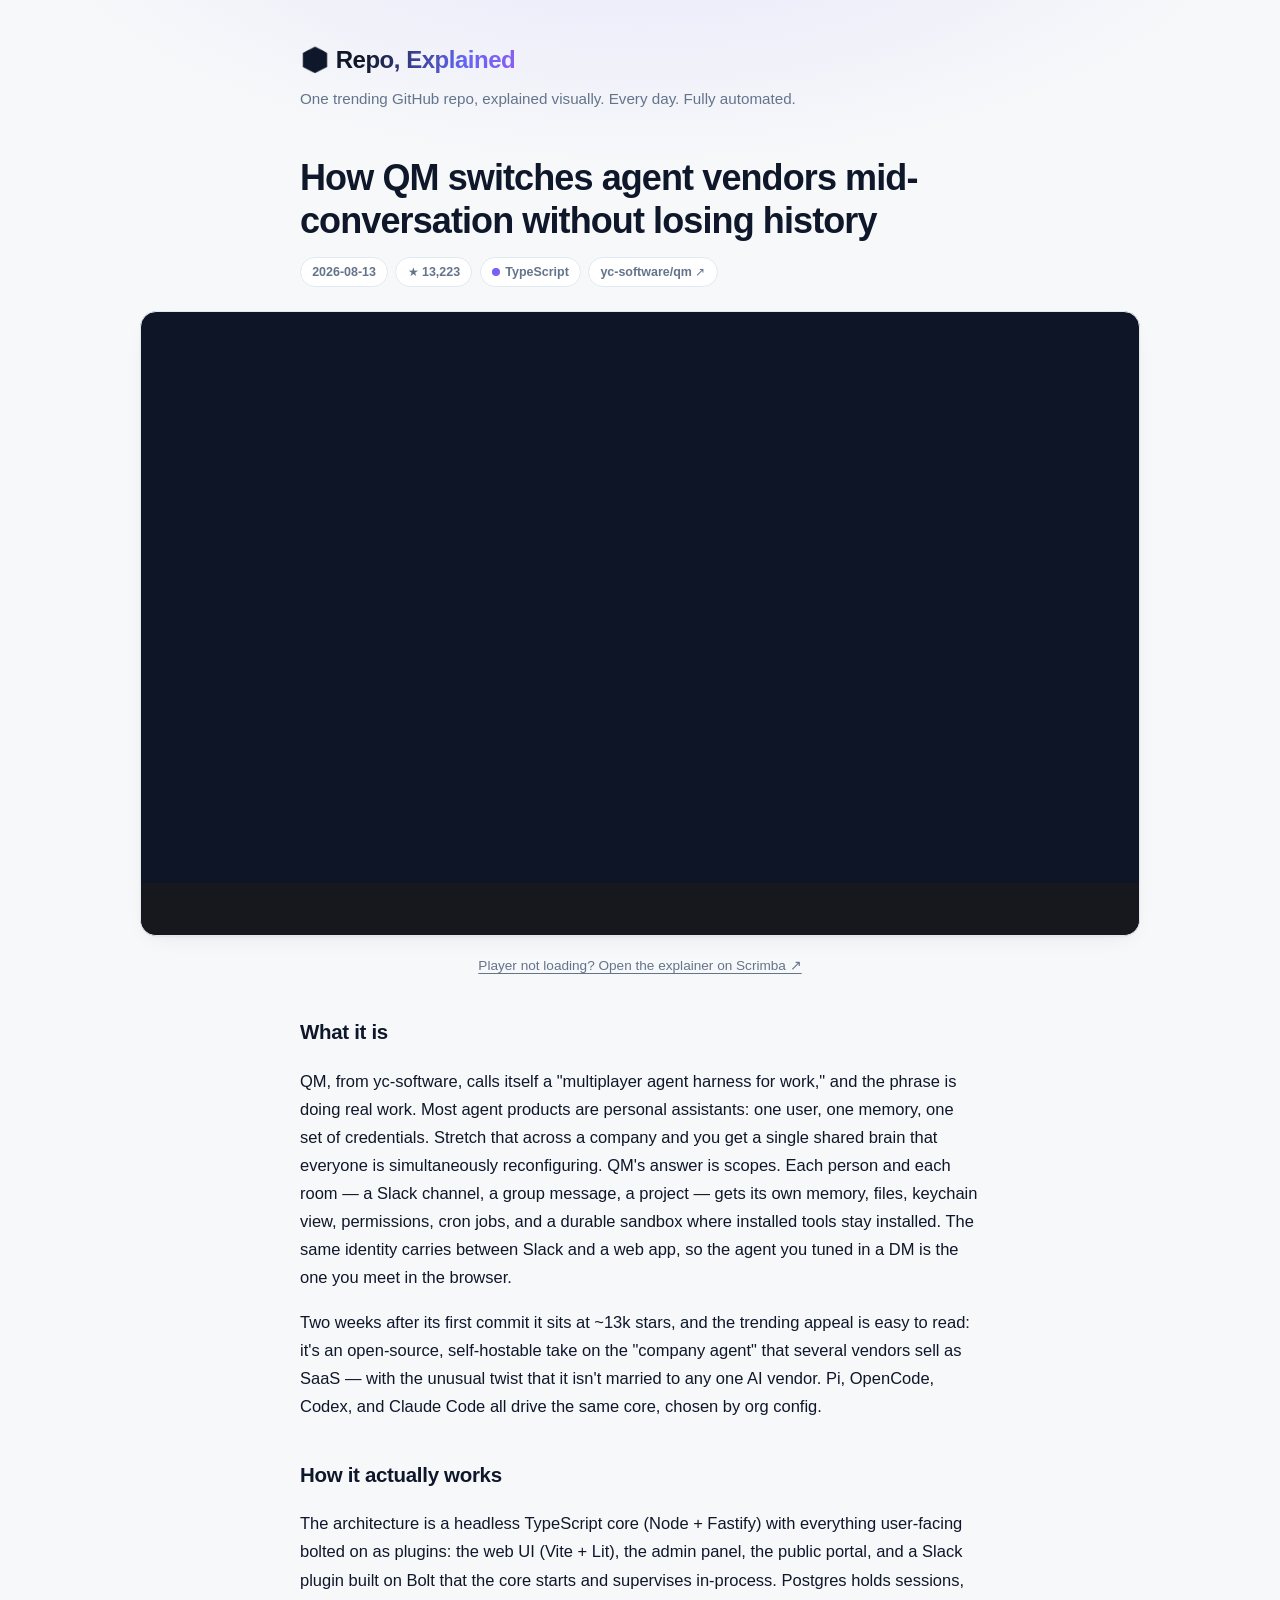
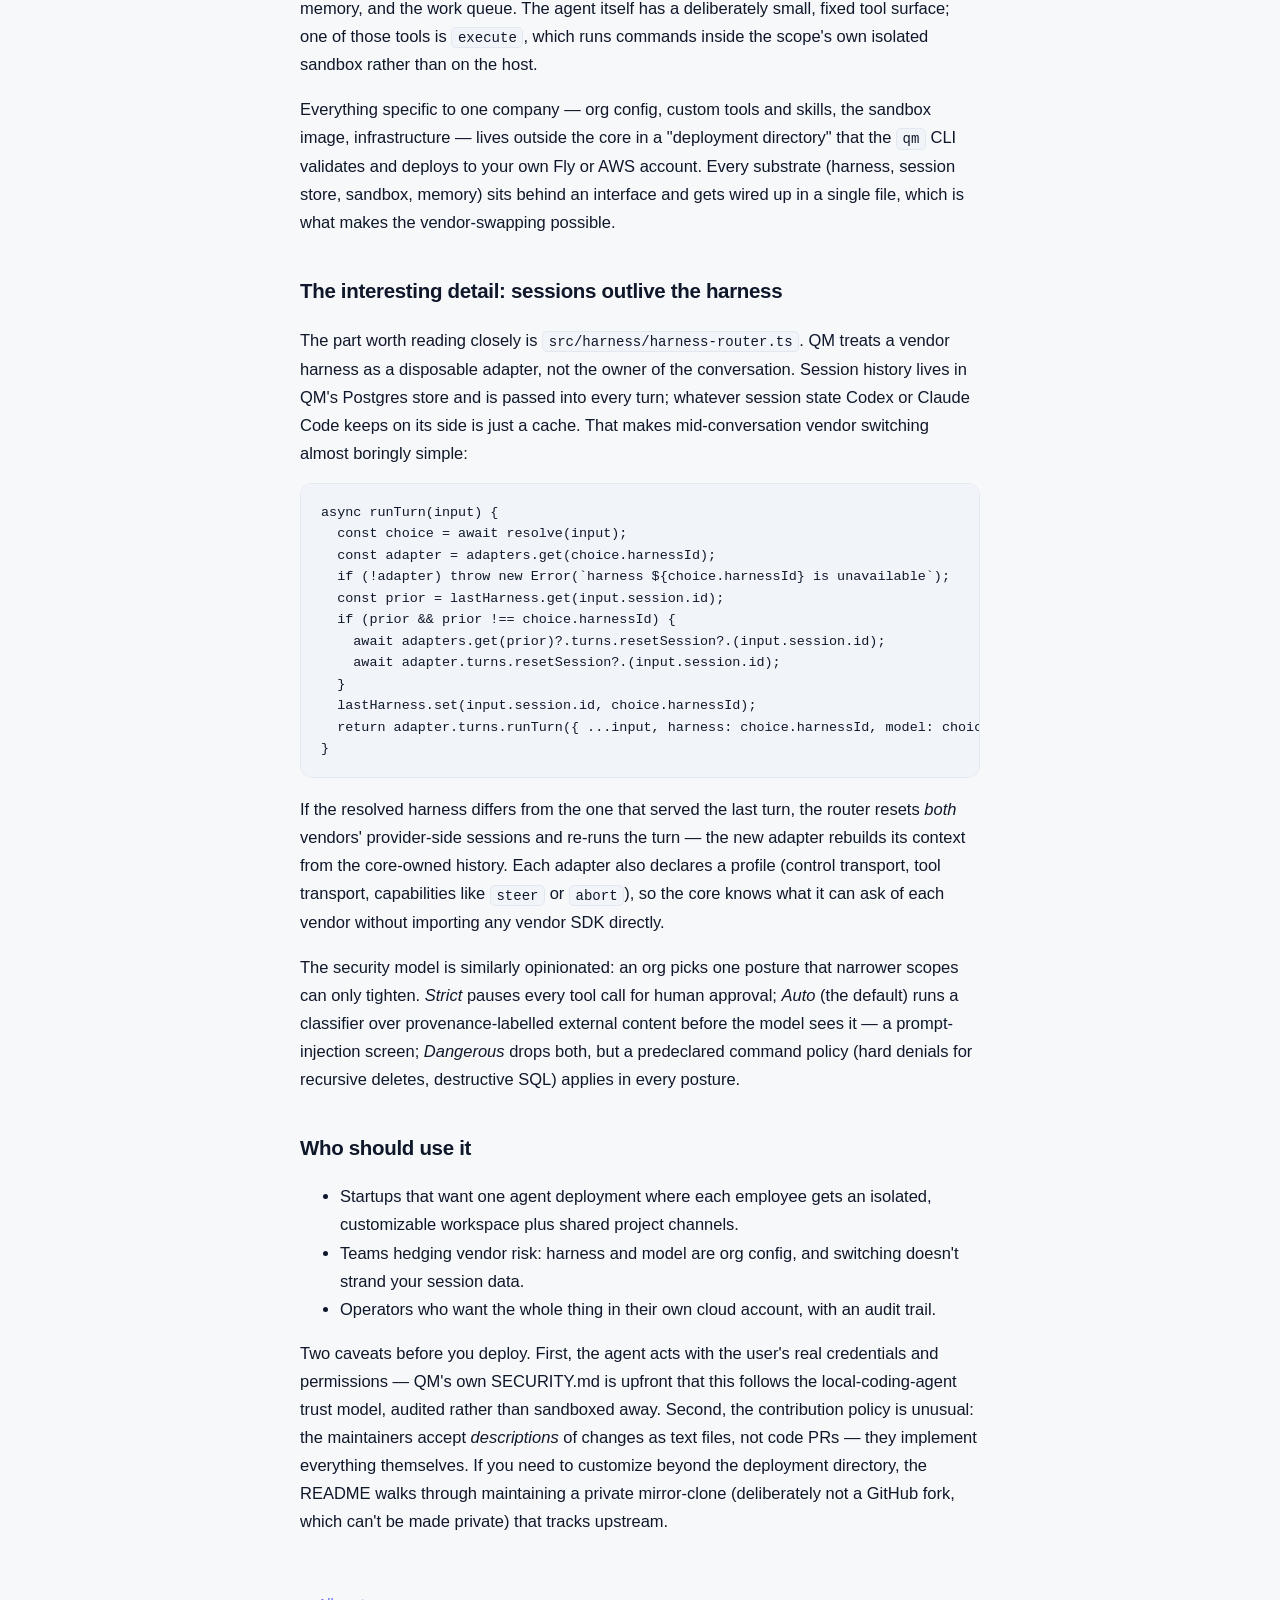
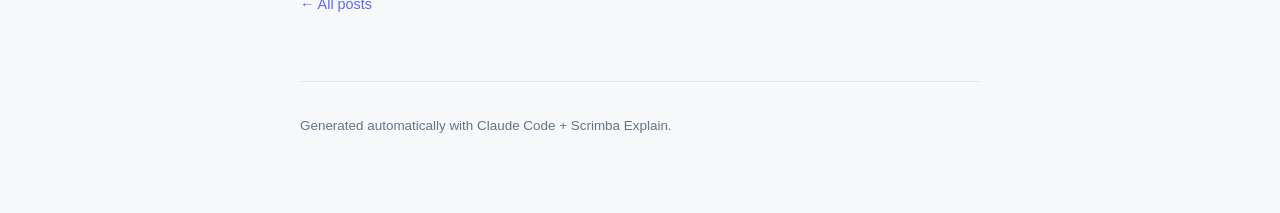
<file: docs/p/2026-08-13-qm.html>
<!doctype html>
<html lang="en">
<head>
<meta charset="utf-8">
<meta name="viewport" content="width=device-width, initial-scale=1">
<title>How QM switches agent vendors mid-conversation without losing history — Repo, Explained</title>
<meta name="description" content="QM is a self-hosted 'multiplayer agent harness' that gives every employee an isolated agent workspace on Slack and the web — and lets an org swap Pi, ">
<meta property="og:title" content="How QM switches agent vendors mid-conversation without losing history">
<meta property="og:description" content="QM is a self-hosted &#x27;multiplayer agent harness&#x27; that gives every employee an isolated agent workspace on Slack and the web — and lets an org swap Pi, Codex, or Claude Code under the same sessions.">
<meta property="og:url" content="https://ibrhmvk.github.io/trending-explained/p/2026-08-13-qm.html">
<meta property="og:site_name" content="Repo, Explained">
<meta property="og:type" content="article">
<meta name="twitter:card" content="summary">
<meta property="article:published_time" content="2026-08-13">
<script type="application/ld+json">{"@context": "https://schema.org", "@type": "TechArticle", "headline": "How QM switches agent vendors mid-conversation without losing history", "description": "QM is a self-hosted 'multiplayer agent harness' that gives every employee an isolated agent workspace on Slack and the web \u2014 and lets an org swap Pi, Codex, or Claude Code under the same sessions.", "datePublished": "2026-08-13", "url": "https://ibrhmvk.github.io/trending-explained/p/2026-08-13-qm.html", "about": "yc-software/qm", "publisher": {"@type": "Organization", "name": "Repo, Explained"}}</script>
<link rel="alternate" type="application/rss+xml" title="Repo, Explained" href="../feed.xml">
<link rel="stylesheet" href="../style.css?v=6ebbf9d7">
<link rel="icon" href="data:image/svg+xml,<svg xmlns=%22http://www.w3.org/2000/svg%22 viewBox=%220 0 100 100%22><text y=%22.9em%22 font-size=%2290%22>📦</text></svg>">
</head>
<body class="">
<header>
  <a class="brand" href="../index.html">📦 Repo, Explained</a>
  <p class="tagline">One trending GitHub repo, explained visually. Every day. Fully automated.</p>
</header>
<main>
<article>
<h1>How QM switches agent vendors mid-conversation without losing history</h1>
<div class="pills"><span class="pill">2026-08-13</span><span class="pill">★ 13,223</span><span class="pill"><span class="dot"></span>TypeScript</span><a class="pill" href="https://github.com/yc-software/qm" target="_blank" rel="noopener">yc-software/qm ↗</a></div>
<div class="explainer-embed">
  <iframe src="https://scrimba.com/explain/guide01uqvqr0o" loading="lazy" allowfullscreen
          title="Interactive explainer for yc-software/qm"></iframe>
  <div class="controls-cover" aria-hidden="true"></div>
</div>
<p class="explainer-fallback"><a href="https://scrimba.com/explain/guide01uqvqr0o" target="_blank" rel="noopener">Player not loading? Open the explainer on Scrimba ↗</a></p>
<h2>What it is</h2><p>QM, from yc-software, calls itself a "multiplayer agent harness for work," and the phrase is doing real work. Most agent products are personal assistants: one user, one memory, one set of credentials. Stretch that across a company and you get a single shared brain that everyone is simultaneously reconfiguring. QM's answer is scopes. Each person and each room — a Slack channel, a group message, a project — gets its own memory, files, keychain view, permissions, cron jobs, and a durable sandbox where installed tools stay installed. The same identity carries between Slack and a web app, so the agent you tuned in a DM is the one you meet in the browser.</p><p>Two weeks after its first commit it sits at ~13k stars, and the trending appeal is easy to read: it's an open-source, self-hostable take on the "company agent" that several vendors sell as SaaS — with the unusual twist that it isn't married to any one AI vendor. Pi, OpenCode, Codex, and Claude Code all drive the same core, chosen by org config.</p><h2>How it actually works</h2><p>The architecture is a headless TypeScript core (Node + Fastify) with everything user-facing bolted on as plugins: the web UI (Vite + Lit), the admin panel, the public portal, and a Slack plugin built on Bolt that the core starts and supervises in-process. Postgres holds sessions, memory, and the work queue. The agent itself has a deliberately small, fixed tool surface; one of those tools is <code>execute</code>, which runs commands inside the scope's own isolated sandbox rather than on the host.</p><p>Everything specific to one company — org config, custom tools and skills, the sandbox image, infrastructure — lives outside the core in a "deployment directory" that the <code>qm</code> CLI validates and deploys to your own Fly or AWS account. Every substrate (harness, session store, sandbox, memory) sits behind an interface and gets wired up in a single file, which is what makes the vendor-swapping possible.</p><h2>The interesting detail: sessions outlive the harness</h2><p>The part worth reading closely is <code>src/harness/harness-router.ts</code>. QM treats a vendor harness as a disposable adapter, not the owner of the conversation. Session history lives in QM's Postgres store and is passed into every turn; whatever session state Codex or Claude Code keeps on its side is just a cache. That makes mid-conversation vendor switching almost boringly simple:</p><pre><code>async runTurn(input) {
  const choice = await resolve(input);
  const adapter = adapters.get(choice.harnessId);
  if (!adapter) throw new Error(`harness ${choice.harnessId} is unavailable`);
  const prior = lastHarness.get(input.session.id);
  if (prior &amp;&amp; prior !== choice.harnessId) {
    await adapters.get(prior)?.turns.resetSession?.(input.session.id);
    await adapter.turns.resetSession?.(input.session.id);
  }
  lastHarness.set(input.session.id, choice.harnessId);
  return adapter.turns.runTurn({ ...input, harness: choice.harnessId, model: choice.modelId });
}</code></pre><p>If the resolved harness differs from the one that served the last turn, the router resets <em>both</em> vendors' provider-side sessions and re-runs the turn — the new adapter rebuilds its context from the core-owned history. Each adapter also declares a profile (control transport, tool transport, capabilities like <code>steer</code> or <code>abort</code>), so the core knows what it can ask of each vendor without importing any vendor SDK directly.</p><p>The security model is similarly opinionated: an org picks one posture that narrower scopes can only tighten. <em>Strict</em> pauses every tool call for human approval; <em>Auto</em> (the default) runs a classifier over provenance-labelled external content before the model sees it — a prompt-injection screen; <em>Dangerous</em> drops both, but a predeclared command policy (hard denials for recursive deletes, destructive SQL) applies in every posture.</p><h2>Who should use it</h2><ul><li>Startups that want one agent deployment where each employee gets an isolated, customizable workspace plus shared project channels.</li><li>Teams hedging vendor risk: harness and model are org config, and switching doesn't strand your session data.</li><li>Operators who want the whole thing in their own cloud account, with an audit trail.</li></ul><p>Two caveats before you deploy. First, the agent acts with the user's real credentials and permissions — QM's own SECURITY.md is upfront that this follows the local-coding-agent trust model, audited rather than sandboxed away. Second, the contribution policy is unusual: the maintainers accept <em>descriptions</em> of changes as text files, not code PRs — they implement everything themselves. If you need to customize beyond the deployment directory, the README walks through maintaining a private mirror-clone (deliberately not a GitHub fork, which can't be made private) that tracks upstream.</p>
</article>
<a class="back" href="../index.html">← All posts</a>
</main>
<footer>
  <!-- AD SLOT: paste your EthicalAds / Carbon snippet here -->
  <p>Generated automatically with Claude Code + Scrimba Explain.</p>
</footer>
</body>
</html>
</file>
<file: docs/style.css>
:root {
  --bg: #f7f8fa; --fg: #0f172a; --muted: #64748b;
  --accent: #6366f1; --accent-2: #8b5cf6;
  --card: #ffffff; --border: #e2e8f0; --code: #f1f5f9;
  --shadow: 0 1px 2px rgba(15, 23, 42, .05), 0 8px 24px -12px rgba(15, 23, 42, .12);
}
@media (prefers-color-scheme: dark) {
  :root { --bg: #0a0c12; --fg: #e7ecf3; --muted: #8fa0b5;
          --accent: #818cf8; --accent-2: #a78bfa;
          --card: #12151d; --border: #242a3a; --code: #0e1118;
          --shadow: 0 1px 2px rgba(0, 0, 0, .4), 0 12px 32px -12px rgba(0, 0, 0, .55); }
}
* { box-sizing: border-box; }
html { scroll-behavior: smooth; }
body {
  margin: 0 auto; max-width: 720px; padding: 2.5rem 1.25rem 4rem;
  color: var(--fg);
  background:
    radial-gradient(56rem 26rem at 50% -8rem,
      color-mix(in oklab, var(--accent) 13%, transparent), transparent 70%),
    var(--bg);
  font: 16.5px/1.7 -apple-system, BlinkMacSystemFont, "Segoe UI", Roboto,
    "Helvetica Neue", sans-serif;
  -webkit-font-smoothing: antialiased;
}

header { margin-bottom: 2.75rem; }
.brand {
  display: inline-block; font-size: 1.5rem; font-weight: 800;
  letter-spacing: -.02em; text-decoration: none;
  background: linear-gradient(100deg, var(--fg) 30%, var(--accent) 75%, var(--accent-2));
  -webkit-background-clip: text; background-clip: text; color: transparent;
}
.tagline { color: var(--muted); margin: .35rem 0 0; font-size: .95rem; }

a { color: var(--accent); text-decoration-thickness: 1px; text-underline-offset: 3px; }

h1 { font-size: clamp(1.65rem, 4.5vw, 2.25rem); line-height: 1.2;
     letter-spacing: -.025em; font-weight: 800; margin: 0 0 .9rem; }
article h2 { font-size: 1.28rem; letter-spacing: -.015em; font-weight: 700;
             margin: 2.4rem 0 .7rem; }

.pills { display: flex; flex-wrap: wrap; gap: .45rem; margin: 0 0 1rem; }
.pill {
  display: inline-flex; align-items: center; gap: .35rem;
  font-size: .78rem; font-weight: 550; color: var(--muted);
  border: 1px solid var(--border); border-radius: 999px;
  padding: .22rem .7rem; text-decoration: none; background: var(--card);
  white-space: nowrap;
}
a.pill:hover { color: var(--accent); border-color: var(--accent); }
.pill .dot { width: .5rem; height: .5rem; border-radius: 50%;
             background: linear-gradient(135deg, var(--accent), var(--accent-2)); }

/* index cards */
.card {
  background: var(--card); border: 1px solid var(--border);
  border-radius: 16px; padding: 1.35rem 1.5rem; margin-bottom: 1.1rem;
  box-shadow: var(--shadow);
  transition: transform .18s ease, border-color .18s ease;
}
.card:hover { transform: translateY(-2px); border-color: var(--accent); }
.card h2 { margin: 0 0 .4rem; font-size: 1.18rem; letter-spacing: -.015em; }
.card h2 a { text-decoration: none; color: var(--fg); }
.card h2 a:hover { color: var(--accent); }
.card .summary { margin: 0 0 .9rem; color: var(--muted); font-size: .95rem; }
.card .pills { margin: 0; }

/* explainer player: breaks out of the text column, capped at 1000px */
.explainer-embed { position: relative; width: min(94vw, 1000px);
                   aspect-ratio: 16 / 10;
                   border: 1px solid var(--border); border-radius: 16px;
                   overflow: hidden; background: #0d1526;
                   box-shadow: var(--shadow);
                   margin: 1.5rem calc((100% - min(94vw, 1000px)) / 2); }
.explainer-embed iframe { position: absolute; inset: 0; width: 100%;
                          height: 100%; border: 0; }
/* Scrimba's player has no hide-controls option, so on hover-capable devices
   we mask its control bar and reveal it while the player is hovered. */
@media (hover: hover) {
  .explainer-embed .controls-cover { position: absolute; left: 0; right: 0;
      bottom: 0; height: 52px; background: #16181d; pointer-events: none;
      opacity: 1; transition: opacity .25s ease; }
  .explainer-embed:hover .controls-cover { opacity: 0; }
}
.explainer-fallback { text-align: center; font-size: .85rem;
                      color: var(--muted); margin: -.4rem 0 2rem; }
.explainer-fallback a { color: var(--muted); }
.explainer-fallback a:hover { color: var(--accent); }

pre { background: var(--code); border: 1px solid var(--border);
      border-radius: 12px; padding: 1.1rem 1.25rem; overflow-x: auto;
      font-size: .84rem; line-height: 1.6; }
code { font-family: ui-monospace, SFMono-Regular, Menlo, Consolas, monospace; }
p code, li code { background: var(--code); border: 1px solid var(--border);
                  border-radius: 5px; padding: .1rem .35rem; font-size: .85em; }
img { max-width: 100%; border-radius: 12px; }

.back { display: inline-block; margin-top: 2.5rem; font-size: .9rem;
        text-decoration: none; }

footer { margin-top: 4rem; color: var(--muted); font-size: .84rem;
         border-top: 1px solid var(--border); padding-top: 1.25rem; }

/* homepage: centered hero + responsive card grid */
body.home { max-width: 1040px; }
.home header { text-align: center; margin: 1.5rem 0 3rem; }
.home .brand { font-size: 2rem; }
.home .tagline { font-size: 1.05rem; }
.cards { display: grid; grid-template-columns: repeat(auto-fill, minmax(300px, 1fr));
         gap: 1.1rem; }
.cards .card { margin-bottom: 0; display: flex; flex-direction: column; }
.cards .card .pills { margin-top: auto; }
.home footer { text-align: center; }
</file>
